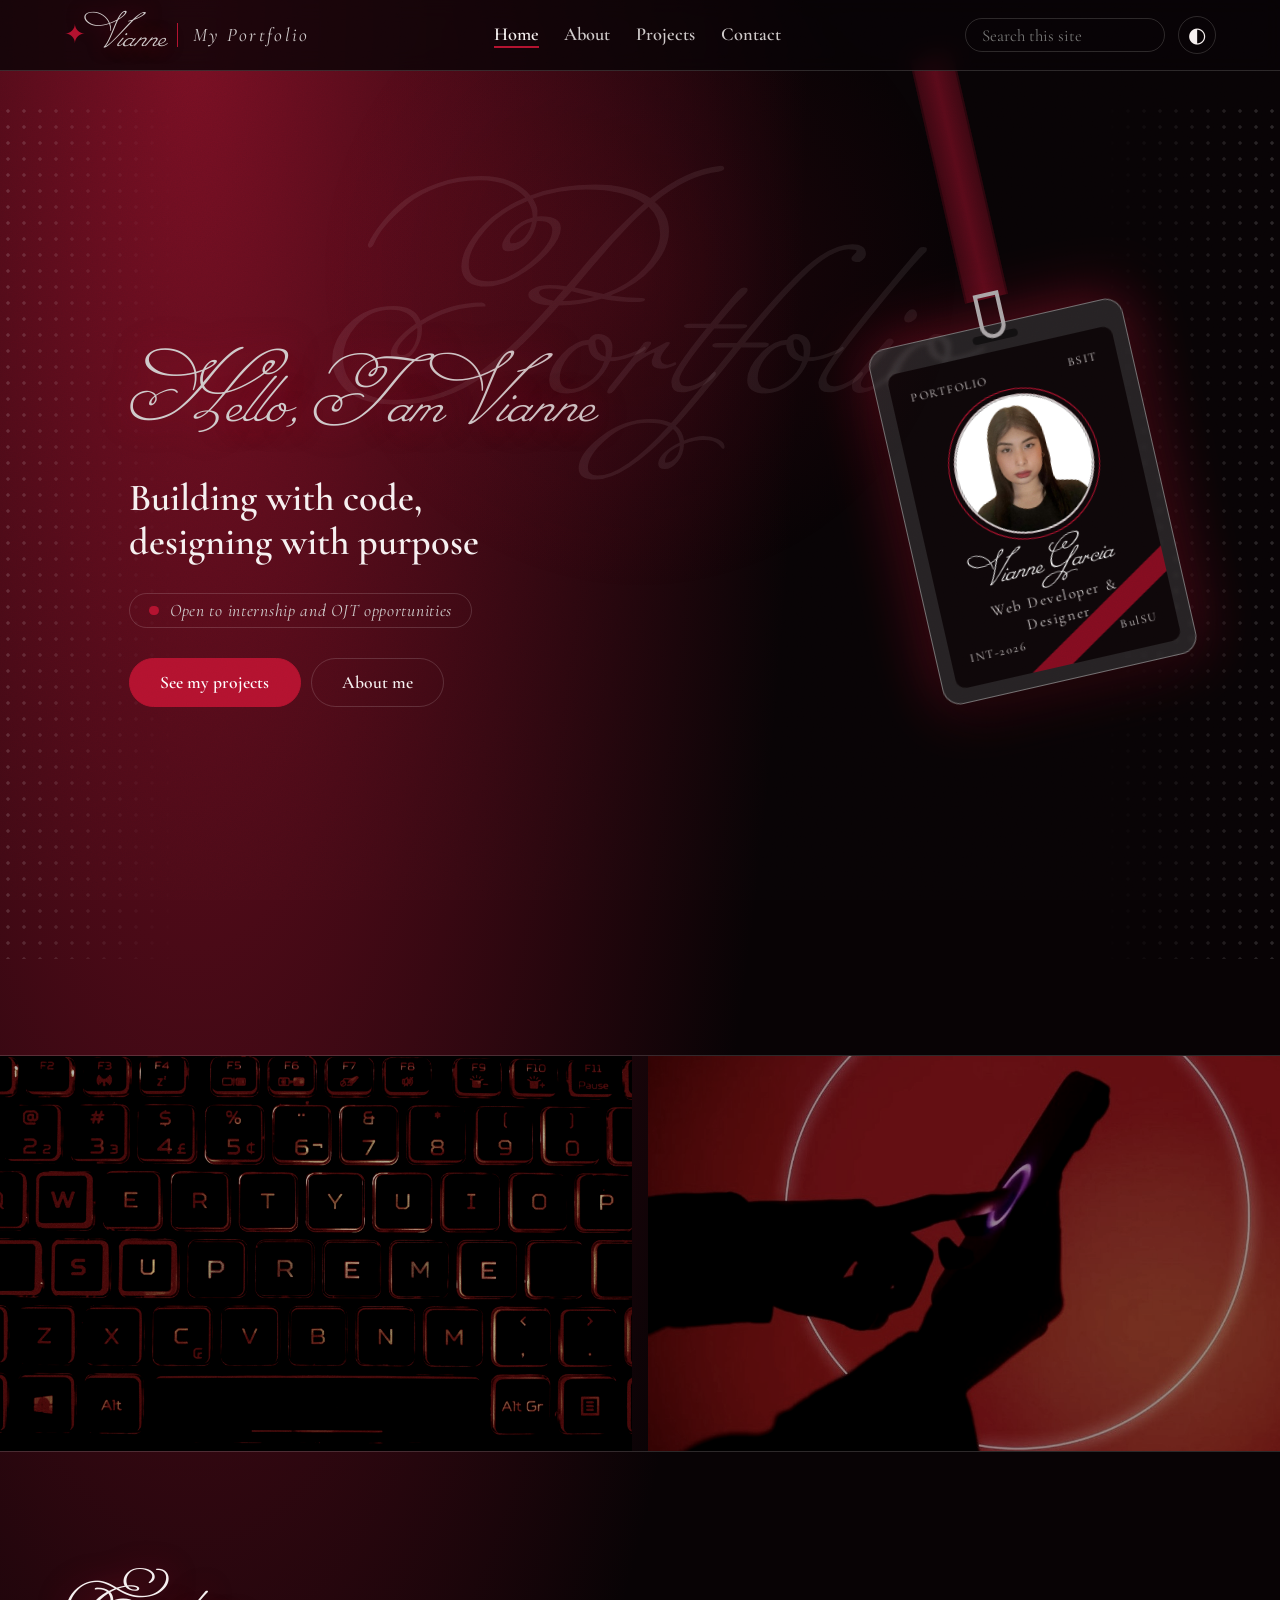
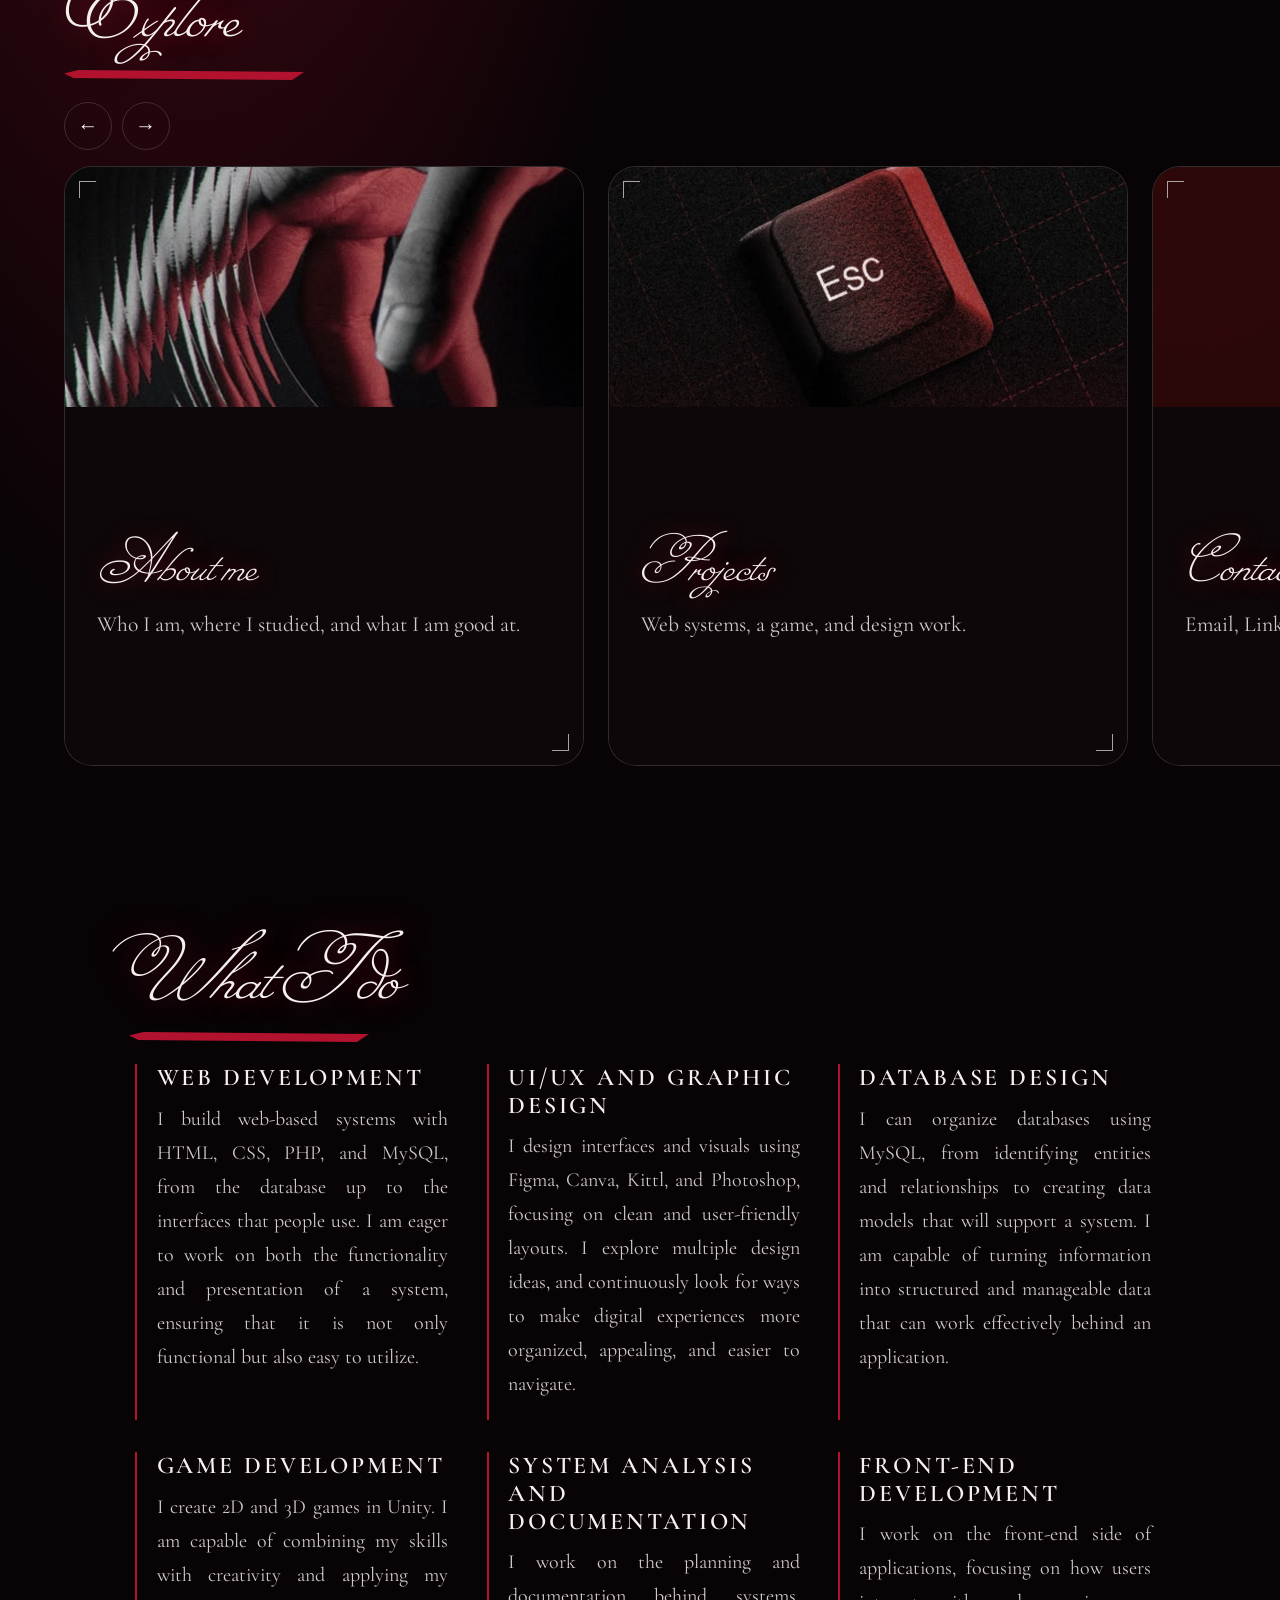
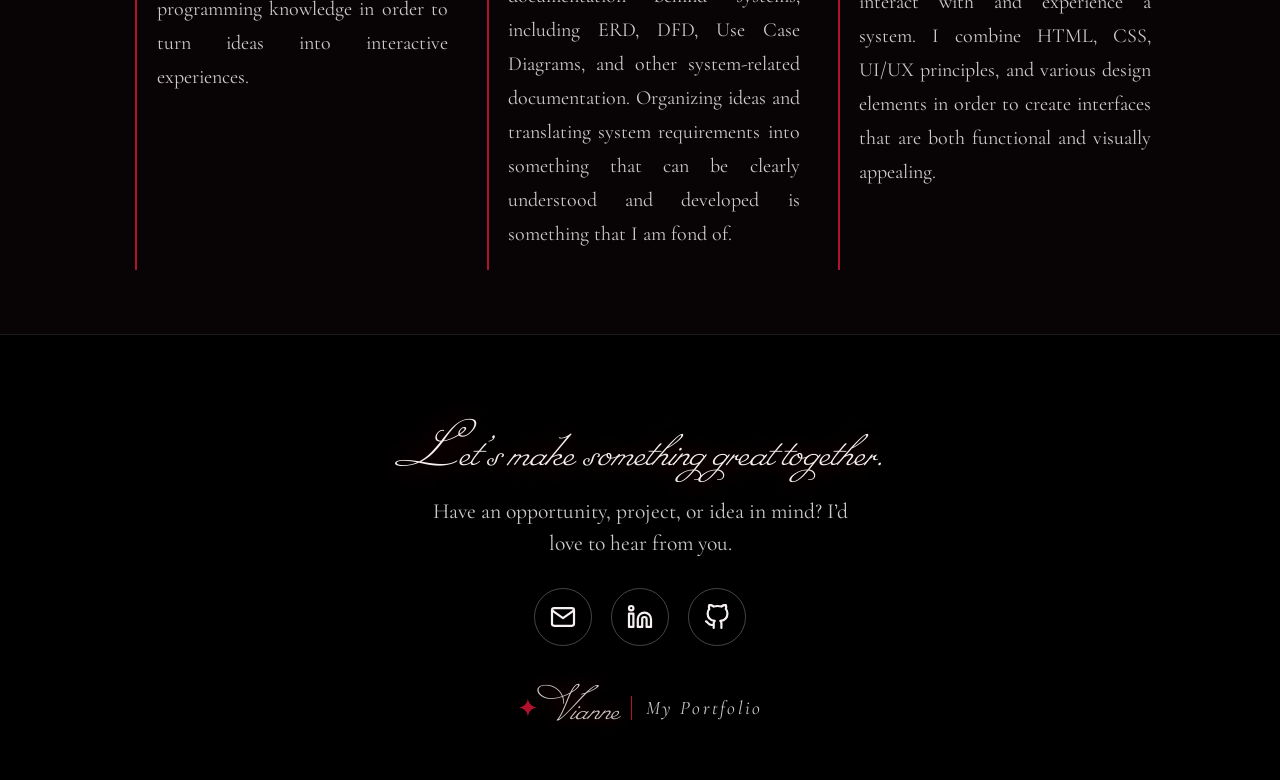
<file: index.html>
<!DOCTYPE html>
<html lang="en">
<head>
  <meta charset="UTF-8">
  <meta name="viewport" content="width=device-width,initial-scale=1">
  <title>Vianne | My Portfolio</title>
  <link rel="preconnect" href="https://fonts.googleapis.com">
  <link rel="preconnect" href="https://fonts.gstatic.com" crossorigin>
  <link href="https://fonts.googleapis.com/css2?family=Cormorant+Garamond:ital,wght@0,400;0,600;1,400&family=Miss+Fajardose&display=swap" rel="stylesheet">
  <link rel="stylesheet" href="style.css">
  <script>document.documentElement.classList.add('js');</script>
</head>
<body>

  <header class="nav">
    <a class="logo" href="index.html">
      <span class="lg-i" aria-hidden="true">✦</span>
      <span class="lg-n">Vianne</span>
      <span class="lg-p">My Portfolio</span>
    </a>
    <nav>
      <a class="on" href="index.html">Home</a>
      <a href="about.html">About</a>
      <a href="projects.html">Projects</a>
      <a href="contact.html">Contact</a>
    </nav>
    <div class="tools">
      <div class="search">
        <input id="q" type="search" placeholder="Search this site" aria-label="Search this site" autocomplete="off">
        <div class="results" id="res"></div>
      </div>
      <!-- light / dark switch: works with CSS only -->
      <input class="lm" type="checkbox" id="lm">
      <label class="theme" for="lm" title="Light / dark mode">◐</label>
    </div>
  </header>

  <main class="full">

    <!-- HERO -->
    <div class="wrap">
      <section class="hero">
        <span class="bg" aria-hidden="true">Portfolio</span>
        <div>
          <span class="hi">Hello, I am Vianne</span>
          <h1 data-words>Building with code, designing with purpose</h1>

          <!-- STATUS LINE: edit the wording to match what you are looking for -->
          <p class="status"><span class="dot" aria-hidden="true"></span>Open to internship and OJT opportunities</p>
          <a class="btn" href="projects.html">See my projects</a>
          <a class="btn ghost" href="about.html">About me</a>
        </div>

        <!-- hanging ID card: hover it, drag it -->
        <div class="idwrap">
          <div class="id" id="id">
            <div class="strap"></div>
            <div class="clip"></div>
            <div class="holder">
              <div class="idcard">
                <small><span>PORTFOLIO</span><span>BSIT</span></small>
                <div class="photo"><img src="images/profile.jpg" alt="" draggable="false"></div>
                <b>Vianne Garcia</b>
                Web Developer &amp; Designer
                <small><span>INT-2026</span><span>BulSU</span></small>
              </div>
            </div>
          </div>
        </div>
      </section>
    </div>

    <!-- MOVING GALLERY: landscape photos, two fill the screen width.
         The set is repeated twice so the loop never jumps. -->
    <div class="strip" aria-hidden="true">
      <div class="track">
        <div class="set">
          <div class="slide"><img src="images/gallery-1.jpg" alt=""></div>
          <div class="slide"><img src="images/gallery-2.jpg" alt=""></div>
          <div class="slide"><img src="images/gallery-3.jpg" alt=""></div>
          <div class="slide"><img src="images/gallery-4.jpg" alt=""></div>
        </div>
        <div class="set">
          <div class="slide"><img src="images/gallery-1.jpg" alt=""></div>
          <div class="slide"><img src="images/gallery-2.jpg" alt=""></div>
          <div class="slide"><img src="images/gallery-3.jpg" alt=""></div>
          <div class="slide"><img src="images/gallery-4.jpg" alt=""></div>
        </div>
      </div>
    </div>

    <!-- EXPLORE (scroll sideways) -->
    <div class="wrap wide">
      <section>
        <h2 class="rv">Explore</h2>
        <div class="arrows">
          <button onclick="document.getElementById('pcards').scrollBy({left:-560,behavior:'smooth'})" aria-label="Scroll left">←</button>
          <button onclick="document.getElementById('pcards').scrollBy({left:560,behavior:'smooth'})" aria-label="Scroll right">→</button>
        </div>
        <div class="pcards" id="pcards">

          <a class="pcard" href="about.html">
            <img src="images/home-about.jpg" alt="">
            <div>
              <h3>About me</h3>
              <p>Who I am, where I studied, and what I am good at.</p>
            </div>
          </a>

          <a class="pcard" href="projects.html">
            <img src="images/home-projects.jpg" alt="">
            <div>
              <h3>Projects</h3>
              <p>Web systems, a game, and design work.</p>
            </div>
          </a>

          <a class="pcard" href="contact.html">
            <img src="images/home-contact.jpg" alt="">
            <div>
              <h3>Contact</h3>
              <p>Email, LinkedIn, and GitHub.</p>
            </div>
          </a>

        </div>
      </section>
    </div>

        <!-- WHAT I DO -->
    <div class="wrap">
      <section>
        <h2 class="rv">What I do</h2>
        <div class="do">

          <div class="item rv">
            <h3>Web development</h3>
            <p>I build web-based systems with HTML, CSS, PHP, and MySQL, from the database up to the interfaces that people use. I am eager to work on both the functionality and presentation of a system, ensuring that it is not only functional but also easy to utilize.</p>
          </div>

          <div class="item rv">
            <h3>UI/UX and graphic design</h3>
            <p>I design interfaces and visuals using Figma, Canva, Kittl, and Photoshop, focusing on clean and user-friendly layouts. I explore multiple design ideas, and continuously look for ways to make digital experiences more organized, appealing, and easier to navigate.</p>
          </div>

          <div class="item rv">
            <h3>Database design</h3>
            <p>I can organize databases using MySQL, from identifying entities and relationships to creating data models that will support a system. I am capable of turning information into structured and manageable data that can work effectively behind an application.</p>
          </div>

          <div class="item rv">
            <h3>Game development</h3>
            <p>I create 2D and 3D games in Unity. I am capable of combining my skills with creativity and applying my programming knowledge in order to turn ideas into interactive experiences.</p>
          </div>

          <div class="item rv">
            <h3>System analysis and documentation</h3>
            <p>I work on the planning and documentation behind systems, including ERD, DFD, Use Case Diagrams, and other system-related documentation. Organizing ideas and translating system requirements into something that can be clearly understood and developed is something that I am fond of.</p>
          </div>

          <div class="item rv">
            <h3>Front-end development</h3>
            <p>I work on the front-end side of applications, focusing on how users interact with and experience a system. I combine HTML, CSS, UI/UX principles, and various design elements in order to create interfaces that are both functional and visually appealing.</p>
          </div>

        </div>
      </section>
    </div>

  </main>

  <footer>
    <p class="ft">Let's make something great together.</p>
    <p class="fs">Have an opportunity, project, or idea in mind? I’d love to hear from you.</p>
    <div class="icons">
      <a class="soc" href="mailto:vianne05garcia@gmail.com" aria-label="Email"><i class="ic ic-mail"></i></a>
      <a class="soc" href="https://www.linkedin.com/in/viannegrca014/" aria-label="LinkedIn"><i class="ic ic-in"></i></a>
      <a class="soc" href="https://github.com/viagrcia" aria-label="GitHub"><i class="ic ic-gh"></i></a>
    </div>
    <p class="fl">
      <span class="lg-i" aria-hidden="true">✦</span>
      <span class="lg-n">Vianne</span>
      <span class="lg-p">My Portfolio</span>
    </p>
  </footer>

  <script src="script.js"></script>
</body>
</html>
</file>
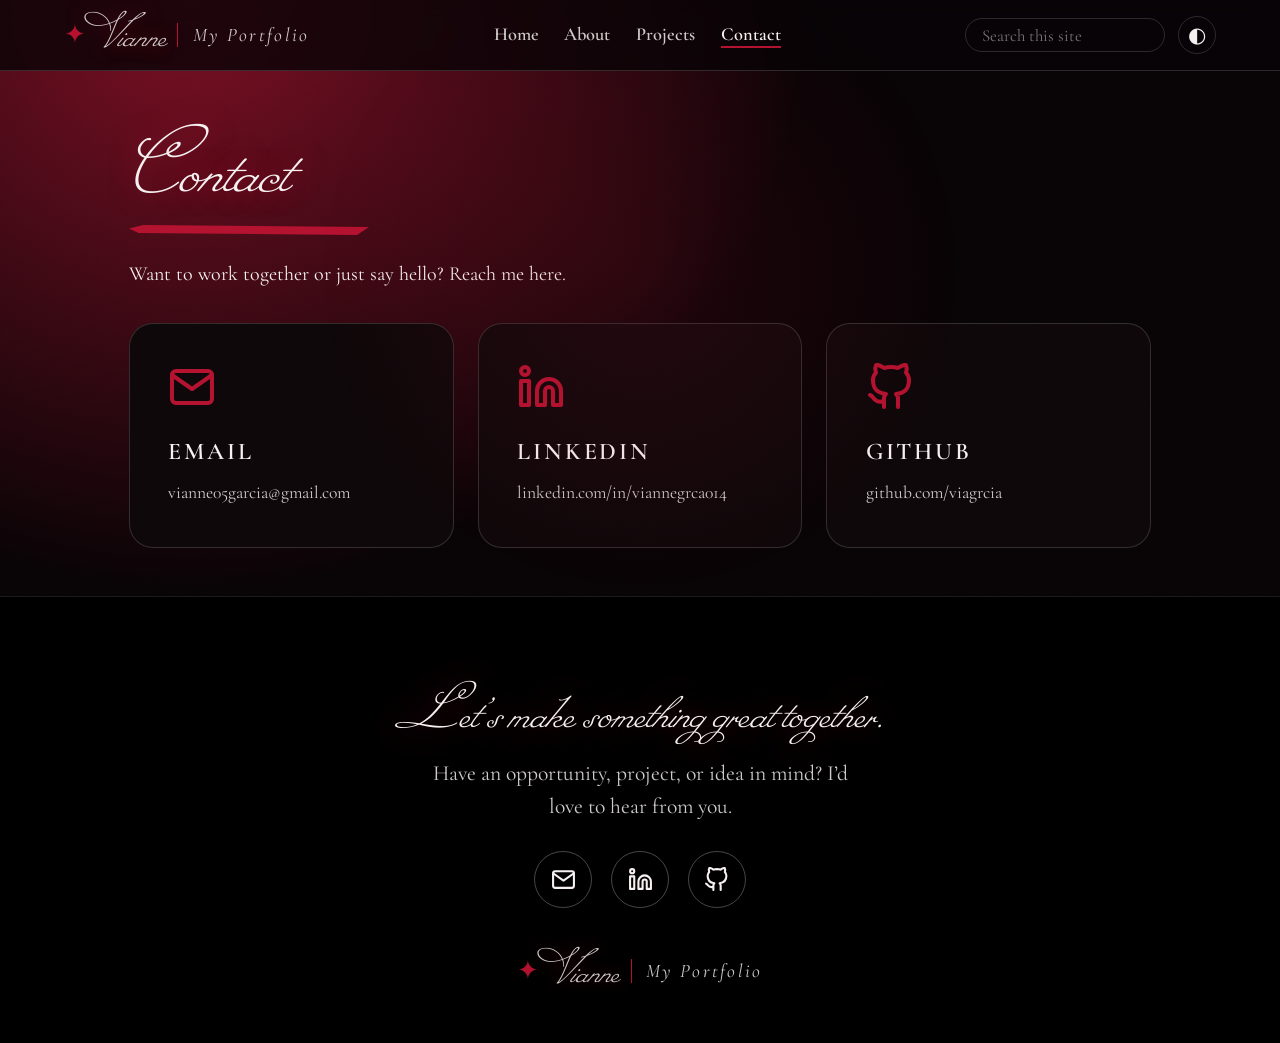
<file: contact.html>
<!DOCTYPE html>
<html lang="en">
<head>
  <meta charset="UTF-8">
  <meta name="viewport" content="width=device-width,initial-scale=1">
  <title>Contact | Vianne | My Portfolio</title>
  <link rel="preconnect" href="https://fonts.googleapis.com">
  <link rel="preconnect" href="https://fonts.gstatic.com" crossorigin>
  <link href="https://fonts.googleapis.com/css2?family=Cormorant+Garamond:ital,wght@0,400;0,600;1,400&family=Miss+Fajardose&display=swap" rel="stylesheet">
  <link rel="stylesheet" href="style.css">
  <script>document.documentElement.classList.add('js');</script>
</head>
<body>

  <header class="nav">
    <a class="logo" href="index.html">
      <span class="lg-i" aria-hidden="true">✦</span>
      <span class="lg-n">Vianne</span>
      <span class="lg-p">My Portfolio</span>
    </a>
    <nav>
      <a href="index.html">Home</a>
      <a href="about.html">About</a>
      <a href="projects.html">Projects</a>
      <a class="on" href="contact.html">Contact</a>
    </nav>
    <div class="tools">
      <div class="search">
        <input id="q" type="search" placeholder="Search this site" aria-label="Search this site" autocomplete="off">
        <div class="results" id="res"></div>
      </div>
      <input class="lm" type="checkbox" id="lm">
      <label class="theme" for="lm" title="Light / dark mode">◐</label>
    </div>
  </header>

  <main>
    <h2 class="rv">Contact</h2>
    <p class="rv">Want to work together or just say hello? Reach me here.</p>

    <div class="contact">
      <a class="rv" href="mailto:vianne05garcia@gmail.com">
        <i class="ic ic-mail"></i>
        <h3>Email</h3>
        <small>vianne05garcia@gmail.com</small>
      </a>
      <a class="rv" href="https://www.linkedin.com/in/viannegrca014/">
        <i class="ic ic-in"></i>
        <h3>LinkedIn</h3>
        <small>linkedin.com/in/viannegrca014</small>
      </a>
      <a class="rv" href="https://github.com/viagrcia">
        <i class="ic ic-gh"></i>
        <h3>GitHub</h3>
        <small>github.com/viagrcia</small>
      </a>
    </div>
  </main>

  <footer>
    <p class="ft">Let's make something great together.</p>
    <p class="fs">Have an opportunity, project, or idea in mind? I’d love to hear from you.</p>
    <div class="icons">
      <a class="soc" href="mailto:vianne05garcia@gmail.com" aria-label="Email"><i class="ic ic-mail"></i></a>
      <a class="soc" href="https://www.linkedin.com/in/viannegrca014/" aria-label="LinkedIn"><i class="ic ic-in"></i></a>
      <a class="soc" href="https://github.com/viagrcia" aria-label="GitHub"><i class="ic ic-gh"></i></a>
    </div>
    <p class="fl">
      <span class="lg-i" aria-hidden="true">✦</span>
      <span class="lg-n">Vianne</span>
      <span class="lg-p">My Portfolio</span>
    </p>
  </footer>

  <script src="script.js"></script>
</body>
</html>
</file>
<file: style.css>
/* ==========================================================
   1. COLORS AND FONTS
   Dark mode is the default. Light mode is switched on by the
   ◐ button and only overrides the variables below.
   ========================================================== */
:root {
  --ink: #080305;       /* page background */
  --blk: #0e0709;       /* cards and panels */
  --wine: #5a0a1a;      /* deep burgundy */
  --red: #b3122f;       /* crimson accent */
  --silver: #cfcaca;    /* secondary text */
  --ivory: #f6f0f0;     /* main text */
  --line: #ffffff26;    /* thin borders */
  --nav-bg: #080305cc;  /* navigation bar */
  --glow: #b3122f99;    /* red glow */

  --script: 'Miss Fajardose', cursive;   /* calligraphy: titles */
  --serif: 'Cormorant Garamond', serif;  /* everything else */
}

/* LIGHT MODE (when the ◐ checkbox is ticked) */
:root:has(#lm:checked) {
  --ink: #f7eeee;
  --blk: #ffffff;
  --silver: #5c4a4e;
  --ivory: #2a0a12;
  --line: #5a0a1a33;
  --nav-bg: #f7eeeecc;
  --glow: #b3122f44;
}


/* ==========================================================
   2. BASE / RESET
   ========================================================== */
* {
  margin: 0;
  padding: 0;
  box-sizing: border-box;
}

html {
  scroll-behavior: smooth;
}

::selection {
  background: var(--red);
  color: #fff;
}

body {
  background:
    radial-gradient(ellipse at 15% 0, #7a0f24, transparent 40%) no-repeat,
    var(--ink);
  color: var(--ivory);
  font: 1.25rem/1.7 var(--serif);
  min-height: 100vh;
  overflow-x: hidden;
  transition: opacity 0.3s, background-color 0.4s, color 0.4s;
}

:root:has(#lm:checked) body {
  background:
    radial-gradient(ellipse at 15% 0, #e7b3bd, transparent 40%) no-repeat,
    var(--ink);
}

body.out {
  opacity: 0;
}

a {
  color: inherit;
}

img {
  max-width: 100%;
  display: block;
}


/* ==========================================================
   3. GRUNGE LAYERS
   - film grain over the whole site (delete body::after to remove)
   - red spotlight that follows the mouse (JS sets --mx/--my)
   - red scroll bar at the very top (JS creates .bar)
   ========================================================== */
body::after {
  content: '';
  position: fixed;
  inset: 0;
  z-index: 60;
  pointer-events: none;
  opacity: 0.09;
  mix-blend-mode: overlay;
  background-image: url("data:image/svg+xml,%3Csvg xmlns='http://www.w3.org/2000/svg' width='200' height='200'%3E%3Cfilter id='n'%3E%3CfeTurbulence type='fractalNoise' baseFrequency='.8' numOctaves='2' stitchTiles='stitch'/%3E%3C/filter%3E%3Crect width='100%25' height='100%25' filter='url(%23n)'/%3E%3C/svg%3E");
}

body::before {
  content: '';
  position: fixed;
  inset: 0;
  z-index: 1;
  pointer-events: none;
  background: radial-gradient(circle 320px at var(--mx, 50%) var(--my, 30%), #b3122f22, transparent);
}

.bar {
  position: fixed;
  top: 0;
  left: 0;
  right: 0;
  height: 3px;
  z-index: 70;
  background: var(--red);
  transform: scaleX(0);
  transform-origin: left;
}


/* ==========================================================
   4. HEADINGS
   h2 = calligraphy with a red brush stroke underneath.
   h1 and h3 = serif.
   ========================================================== */
h1,
h3 {
  font-family: var(--serif);
  font-weight: 600;
  line-height: 1.15;
}

h1 {
  font-size: clamp(1.8rem, 3vw, 2.6rem);
}

h2 {
  font: 400 clamp(3.6rem, 8vw, 6rem) / 1.05 var(--script);
  margin-bottom: 1.4rem;
  text-shadow: 0 0 26px var(--glow);
}

h2::after {
  content: '';
  display: block;
  width: min(240px, 50%);
  height: 10px;
  margin-top: 0.3rem;
  background: var(--red);
  clip-path: polygon(0 35%, 6% 0, 100% 20%, 95% 100%, 4% 80%);
  transform-origin: left;
  transition: transform 0.9s 0.4s cubic-bezier(.2, .7, .2, 1);
}

.js h2.rv:not(.show)::after {
  transform: scaleX(0);
}

.end h2::after {
  margin-inline: auto;
}

h3 {
  font-size: 1.5rem;
  letter-spacing: 0.12em;
  text-transform: uppercase;
  margin-bottom: 0.6rem;
}


/* ==========================================================
   5. NAVIGATION BAR, LOGO, SEARCH, THEME BUTTON
   ========================================================== */
.nav {
  display: flex;
  flex-wrap: wrap;
  justify-content: space-between;
  align-items: center;
  gap: 0.6rem 1.5rem;
  padding: 0.7rem 5vw;
  position: sticky;
  top: 0;
  z-index: 20;
  background: var(--nav-bg);
  backdrop-filter: blur(10px);
  border-bottom: 1px solid var(--line);
}

.logo {
  display: flex;
  align-items: center;
  gap: 0.7rem;
  text-decoration: none;
}

/* the moving star (also used in the footer) */
.lg-i {
  font-size: 1.6rem;
  color: var(--red);
  animation: spin 8s linear infinite;
}

.lg-n {
  font: 3rem/1 var(--script);
  color: var(--silver);
  text-shadow: 0 0 18px var(--glow);
}

.lg-p {
  font: italic 1.2rem var(--serif);
  letter-spacing: 0.12em;
  color: var(--silver);
  padding-left: 0.9rem;
  border-left: 1px solid var(--red);
}

.nav nav {
  display: flex;
  gap: 1.6rem;
  font: 600 1.15rem var(--serif);
}

.nav nav a {
  text-decoration: none;
  color: var(--silver);
  background: linear-gradient(var(--red), var(--red)) 0 100% / 0 2px no-repeat;
  padding-bottom: 3px;
  transition: 0.3s;
}

.nav nav a:hover,
.nav nav a.on {
  color: var(--ivory);
  background-size: 100% 2px;
}

.tools {
  display: flex;
  align-items: center;
  gap: 0.8rem;
}

.search {
  position: relative;
}

.search input {
  font: 1.05rem var(--serif);
  width: 200px;
  padding: 0.35rem 1rem;
  border-radius: 999px;
  border: 1px solid var(--line);
  background: transparent;
  color: var(--ivory);
  transition: width 0.3s, border-color 0.3s;
}

.search input:focus {
  width: 280px;
  border-color: var(--red);
  outline: none;
}

.results {
  display: none;
  position: absolute;
  top: 120%;
  right: 0;
  width: 320px;
  max-height: 60vh;
  overflow-y: auto;
  background: var(--blk);
  border: 1px solid var(--line);
  border-radius: 16px;
  padding: 0.4rem;
}

.results.on {
  display: block;
}

.results a {
  display: block;
  padding: 0.5rem 0.8rem;
  border-radius: 10px;
  text-decoration: none;
  line-height: 1.3;
}

.results a:hover {
  background: var(--wine);
  color: #fff;
}

.results small {
  display: block;
  color: var(--silver);
  font-style: italic;
}

.results p {
  padding: 0.5rem 0.8rem;
  color: var(--silver);
}

/* light / dark switch: hidden checkbox + the ◐ label */
.lm {
  position: absolute;
  opacity: 0;
  width: 0;
  height: 0;
}

.theme {
  display: grid;
  place-items: center;
  font-size: 1.3rem;
  width: 2.4rem;
  height: 2.4rem;
  border-radius: 50%;
  border: 1px solid var(--line);
  color: var(--ivory);
  cursor: pointer;
  transition: 0.4s;
}

.theme:hover {
  background: var(--red);
  color: #fff;
  transform: rotate(180deg);
}

.lm:focus-visible + .theme {
  outline: 2px solid var(--red);
  outline-offset: 3px;
}


/* ==========================================================
   6. ICONS (email, LinkedIn, GitHub)
   ========================================================== */
.ic {
  display: inline-block;
  width: 1.6rem;
  height: 1.6rem;
  background: currentColor;
  -webkit-mask: var(--i) center / contain no-repeat;
  mask: var(--i) center / contain no-repeat;
}

.ic-mail {
  --i: url("data:image/svg+xml,%3Csvg xmlns='http://www.w3.org/2000/svg' viewBox='0 0 24 24' fill='none' stroke='black' stroke-width='2' stroke-linecap='round' stroke-linejoin='round'%3E%3Cpath d='M4 4h16a2 2 0 0 1 2 2v12a2 2 0 0 1-2 2H4a2 2 0 0 1-2-2V6a2 2 0 0 1 2-2z'/%3E%3Cpath d='m22 6-10 7L2 6'/%3E%3C/svg%3E");
}

.ic-in {
  --i: url("data:image/svg+xml,%3Csvg xmlns='http://www.w3.org/2000/svg' viewBox='0 0 24 24' fill='none' stroke='black' stroke-width='2' stroke-linecap='round' stroke-linejoin='round'%3E%3Cpath d='M16 8a6 6 0 0 1 6 6v7h-4v-7a2 2 0 0 0-2-2 2 2 0 0 0-2 2v7h-4v-7a6 6 0 0 1 6-6z'/%3E%3Crect x='2' y='9' width='4' height='12'/%3E%3Ccircle cx='4' cy='4' r='2'/%3E%3C/svg%3E");
}

.ic-gh {
  --i: url("data:image/svg+xml,%3Csvg xmlns='http://www.w3.org/2000/svg' viewBox='0 0 24 24' fill='none' stroke='black' stroke-width='2' stroke-linecap='round' stroke-linejoin='round'%3E%3Cpath d='M9 19c-5 1.5-5-2.5-7-3m14 6v-3.87a3.37 3.37 0 0 0-.94-2.61c3.14-.35 6.44-1.54 6.44-7A5.44 5.44 0 0 0 20 4.77 5.07 5.07 0 0 0 19.91 1S18.73.65 16 2.48a13.38 13.38 0 0 0-7 0C6.27.65 5.09 1 5.09 1A5.07 5.07 0 0 0 5 4.77a5.44 5.44 0 0 0-1.5 3.78c0 5.42 3.3 6.61 6.44 7A3.37 3.37 0 0 0 9 18.13V22'/%3E%3C/svg%3E");
}


/* ==========================================================
   7. PAGE LAYOUT
   ========================================================== */
main {
  max-width: 1150px;
  margin: auto;
  padding: 3rem 5vw;
}

main.full {
  max-width: none;
  padding: 0;
}

.wrap {
  max-width: 1150px;
  margin: auto;
  padding: 4rem 5vw;
}

.wrap.wide {
  max-width: none;
  padding-inline: 0;
}

.wrap.wide > section > h2 {
  padding-inline: 5vw;
}


/* ==========================================================
   8. HOME: HERO
   ========================================================== */
.hero {
  position: relative;
  display: grid;
  grid-template-columns: 1.25fr 1fr;
  gap: 2rem;
  align-items: start;
  min-height: 88vh;
}

/* polka dots: only at the left and right EDGES of the screen */
.hero::before {
  content: '';
  position: absolute;
  top: -2rem;
  bottom: -2rem;
  left: 50%;
  width: 100vw;
  transform: translateX(-50%);
  background: radial-gradient(var(--line) 1.4px, transparent 2px) 0 0 / 16px 16px;
  -webkit-mask: linear-gradient(90deg, #000, transparent 14%, transparent 86%, #000);
  mask: linear-gradient(90deg, #000, transparent 14%, transparent 86%, #000);
  pointer-events: none;
}

.bg {
  position: absolute;
  left: 50%;
  top: 4%;
  transform: translateX(-50%);
  font: clamp(7rem, 24vw, 20rem) / 1 var(--script);
  color: var(--line);
  opacity: 0.5;
  white-space: nowrap;
  pointer-events: none;
}

.hero > div:first-of-type {
  align-self: center;
  position: relative;
}

.hi {
  display: block;
  font: clamp(3.2rem, 7.5vw, 6.4rem) / 1 var(--script);
  color: var(--silver);
  white-space: nowrap;
  margin-bottom: 0.3em;
  text-shadow: 0 0 30px var(--glow);
  animation: glitch 6s infinite;
}

.hero h1 {
  margin-bottom: 1.8rem;
  max-width: 24ch;
}


/* ==========================================================
   9. HANGING ID CARD
   Without JS: it sways by itself and swings harder on hover.
   With JS: script.js takes over with real pendulum physics.
   ========================================================== */
.idwrap {
  justify-self: center;
  height: 680px;
  width: 300px;
  position: relative;
}

.id {
  position: absolute;
  top: -80px;
  left: 50%;
  margin-left: -130px;
  width: 260px;
  transform-origin: 50% 0;
  cursor: grab;
  touch-action: pan-y;
  user-select: none;
  animation: sway 5s ease-in-out infinite;
}

.id:hover {
  animation: swing 1.4s ease-in-out infinite;
}

.id:active {
  cursor: grabbing;
}

/* once script.js is running, the CSS animation steps aside */
html[data-ok] .id,
html[data-ok] .id:hover {
  animation: none;
}

.strap {
  width: 44px;
  height: 250px;
  margin: 0 auto;
  background: linear-gradient(90deg, #3d0712, var(--wine), #3d0712);
  border-inline: 2px solid #00000055;
}

.clip {
  width: 26px;
  height: 46px;
  margin: -6px auto 0;
  border: 4px solid #a9a4a6;
  border-radius: 0 0 14px 14px;
  position: relative;
  z-index: 2;
}

.holder {
  margin-top: -14px;
  padding: 26px 14px 14px;
  border-radius: 18px;
  background: #ffffff1f;
  border: 1px solid #ffffff59;
  backdrop-filter: blur(2px);
  box-shadow: 0 30px 60px #00000099, 0 0 60px var(--glow);
  position: relative;
}

.holder::before {
  content: '';
  position: absolute;
  top: 8px;
  left: 50%;
  width: 46px;
  height: 8px;
  margin-left: -23px;
  border-radius: 8px;
  background: #00000088;
}

.idcard {
  background: #0e0709;
  color: #cfcaca;
  border-radius: 10px;
  padding: 1.2rem;
  text-align: center;
  font: 0.95rem/1.4 var(--serif);
  letter-spacing: 0.1em;
  position: relative;
  overflow: hidden;
}

.idcard .photo {
  width: 140px;
  height: 140px;
  margin: 0.6rem auto;
  border-radius: 50%;
  border: 2px solid var(--silver);
  overflow: hidden;
  box-shadow: 0 0 0 5px #0e0709, 0 0 0 6px var(--red);
}

.photo img {
  width: 100%;
  height: 100%;
  object-fit: cover;
  object-position: center top;
}

/* full name in calligraphy */
.idcard b {
  display: block;
  font: 400 2.7rem/1 var(--script);
  color: #fff;
  letter-spacing: 0;
  margin: 0.4rem 0 0.3rem;
}

.idcard small {
  display: flex;
  justify-content: space-between;
  font-size: 0.75rem;
}

.idcard::after {
  content: '';
  position: absolute;
  right: -30px;
  bottom: 28px;
  width: 200px;
  height: 22px;
  background: #d0102f99;
  transform: rotate(-32deg);
}


/* ==========================================================
   10. BUTTONS
   ========================================================== */
.btn {
  display: inline-block;
  font: 600 1.1rem var(--serif);
  padding: 0.8rem 1.9rem;
  border-radius: 999px;
  background: var(--red);
  border: 1px solid var(--red);
  color: #fff;
  text-decoration: none;
  cursor: pointer;
  transition: 0.25s;
  margin: 0.3rem 0.3rem 0.3rem 0;
}

.btn:hover {
  background: var(--ink);
  border-color: var(--silver);
  color: var(--ivory);
  transform: translateY(-3px) rotate(-1deg);
}

.btn.ghost {
  background: transparent;
  border-color: var(--line);
  color: var(--ivory);
}

.btn.ghost:hover {
  background: var(--silver);
  color: var(--ink);
}


/* ==========================================================
   11. HOME: MOVING GALLERY (landscape, full screen width)
   Each photo is half the screen wide, so two fill the view.
   Speed: change 60s. Photo shape: change 16 / 10.
   ========================================================== */
.strip {
  overflow: hidden;
  margin: 4rem 0 3rem;
  border-block: 1px solid var(--line);
}

.track {
  display: flex;
  width: max-content;
  animation: m 60s linear infinite;
}

.track:hover {
  animation-play-state: paused;
}

.set {
  display: flex;
  gap: 1rem;
  padding-right: 1rem;
}

.slide {
  flex: none;
  width: calc(50vw - 0.5rem);
  aspect-ratio: 16 / 10;
  background: var(--wine);
  overflow: hidden;
}

.slide img {
  width: 100%;
  height: 100%;
  object-fit: cover;
  filter: grayscale(0.6) contrast(1.1);
  transition: filter 0.5s, transform 0.8s;
}

.slide:hover img {
  filter: none;
  transform: scale(1.04);
}


/* ==========================================================
   12. HOME: EXPLORE CARDS (scroll sideways)
   ========================================================== */
.pcards {
  display: flex;
  gap: 1.5rem;
  padding: 1rem 5vw 2rem;
  overflow-x: auto;
  scroll-snap-type: x mandatory;
  scroll-padding-inline: 5vw;
  scrollbar-color: var(--red) transparent;
}

.pcard {
  position: relative;
  flex: 0 0 min(85vw, 520px);
  height: 600px;
  display: flex;
  flex-direction: column;
  scroll-snap-align: start;
  border-radius: 28px;
  overflow: hidden;
  text-decoration: none;
  background: var(--blk);
  transition: transform 0.4s, box-shadow 0.4s;
}

.pcard:hover {
  transform: translateY(-10px) rotate(-0.6deg);
  box-shadow: 0 25px 60px var(--glow);
}

.pcard img {
  flex: 0 0 40%;
  width: 100%;
  min-height: 0;
  object-fit: cover;
  background: linear-gradient(160deg, var(--red), var(--ink));
  filter: grayscale(0.5);
  transition: transform 0.7s, filter 0.5s;
}

.pcard:hover img {
  transform: scale(1.05);
  filter: none;
}

.pcard div {
  flex: 1;
  padding: 2rem;
  display: flex;
  flex-direction: column;
  justify-content: center;
  background: var(--blk);
}

.pcard h3 {
  font: 400 4.2rem / 1 var(--script);
  letter-spacing: 0;
  text-transform: none;
  text-shadow: 0 0 20px var(--glow);
}

.pcard p {
  color: var(--silver);
  font-size: 1.35rem;
  line-height: 1.5;
}

.arrows {
  display: flex;
  gap: 0.6rem;
  padding: 0 5vw;
}

.arrows button {
  width: 3rem;
  height: 3rem;
  border-radius: 50%;
  border: 1px solid var(--line);
  background: transparent;
  color: var(--ivory);
  font-size: 1.3rem;
  cursor: pointer;
  transition: 0.25s;
}

.arrows button:hover {
  background: var(--red);
  color: #fff;
}


/* ==========================================================
   13. HOME: WHAT I DO
   The paragraphs are justified. "hyphens: auto" lets long words
   break at the line end, so the narrow columns do not leave big
   gaps between words.
   ========================================================== */
.do {
  display: grid;
  grid-template-columns: repeat(3, 1fr);
  gap: 2rem;
}

.do .item p {
  color: var(--silver);
  text-align: justify;
  text-justify: inter-word;
  -webkit-hyphens: auto;
  hyphens: auto;
}

.end {
  text-align: center;
}

.end p {
  color: var(--silver);
}


/* ==========================================================
   14. CORNER BRACKETS
   ========================================================== */
.pcard,
.card {
  border: 1px solid var(--line);
}

.card {
  position: relative;
}

.pcard::before,
.card::before,
.pcard::after,
.card::after {
  content: '';
  position: absolute;
  z-index: 2;
  width: 16px;
  height: 16px;
  border: 1px solid var(--silver);
  opacity: 0.8;
  transition: 0.3s;
  pointer-events: none;
}

.pcard::before,
.card::before {
  top: 14px;
  left: 14px;
  border-right: 0;
  border-bottom: 0;
}

.pcard::after,
.card::after {
  bottom: 14px;
  right: 14px;
  border-left: 0;
  border-top: 0;
}

.pcard:hover::before,
.pcard:hover::after,
.card:hover::before,
.card:hover::after {
  width: 34px;
  height: 34px;
}


/* ==========================================================
   15. TABS (pure CSS)
   The hidden radio buttons decide which panel is visible.
   If you rename a tab, change its id in 3 places:
   the input, the label's "for", and the rules below.
   ========================================================== */
.tabs {
  margin-top: 4rem;
}

.tabs > input {
  position: absolute;
  opacity: 0;
  pointer-events: none;
}

.chips {
  display: flex;
  flex-wrap: wrap;
  gap: 0.6rem;
  margin: 1rem 0;
}

.chip {
  display: inline-block;
  font: 600 1.05rem var(--serif);
  padding: 0.4rem 1.3rem;
  border-radius: 999px;
  border: 1px solid var(--line);
  background: transparent;
  color: var(--silver);
  cursor: pointer;
  user-select: none;
  transition: 0.25s;
}

.chip:hover {
  border-color: var(--silver);
  transform: translateY(-2px);
}

/* selected tab button */
#t-edu:checked ~ .chips [for="t-edu"],
#t-exp:checked ~ .chips [for="t-exp"],
#t-ski:checked ~ .chips [for="t-ski"],
#t-blog:checked ~ .chips [for="t-blog"] {
  background: var(--red);
  border-color: var(--red);
  color: #fff;
}

.panel {
  display: none;
}

/* visible panel */
#t-edu:checked ~ #tabs #edu,
#t-exp:checked ~ #tabs #exp,
#t-ski:checked ~ #tabs #ski,
#t-blog:checked ~ #tabs #blog {
  display: block;
  animation: in 0.5s;
}

.panel p {
  margin-bottom: 1.2rem;
  max-width: 68ch;
  text-align: justify;
}

/* Journal: text on the left, photo on the right */
#t-blog:checked ~ #tabs #blog {
  display: grid;
  grid-template-columns: 1fr 340px;
  gap: 3rem;
  align-items: start;
}

.jphoto {
  position: sticky;
  top: 6rem;
  border: 8px solid var(--blk);
  box-shadow: 0 20px 50px #00000077;
  transform: rotate(2deg);
  background: var(--wine);
}

.jphoto img {
  width: 100%;
  aspect-ratio: 3 / 4;
  object-fit: cover;
}


/* ==========================================================
   16. ABOUT PAGE + CLICKABLE PHOTO STACK
   Stack size: change 520px below.

   Each photo has data-pos (0 = front, 1 to 3 = behind).
   script.js changes data-pos on every click, and the rules
   below decide where each position sits. The class .fly makes
   the front photo slide away before it goes to the back.
   ========================================================== */
.about {
  display: grid;
  grid-template-columns: 1.1fr 1fr;
  gap: 4rem;
  align-items: center;
}

.about p {
  text-align: justify;
  margin-bottom: 1.6rem;
}

.about .hint {
  text-align: center;
}

.stack {
  position: relative;
  width: min(100%, 520px);
  aspect-ratio: 3 / 4;
  margin: 0 auto;
  cursor: pointer;
  user-select: none;
  -webkit-tap-highlight-color: transparent;
}

.sc {
  position: absolute;
  inset: 0;
  border-radius: 24px;
  overflow: hidden;
  border: 8px solid var(--blk);
  background: var(--wine);
  box-shadow: 0 15px 40px #00000066;
  transition: transform 0.6s cubic-bezier(.2, .7, .2, 1), opacity 0.6s;
}

.sc[data-pos="0"] {
  z-index: 4;
  transform: none;
  opacity: 1;
}

.sc[data-pos="1"] {
  z-index: 3;
  transform: translate(22px, -16px) rotate(3deg);
  opacity: 0.8;
}

.sc[data-pos="2"] {
  z-index: 2;
  transform: translate(44px, -32px) rotate(6deg);
  opacity: 0.55;
}

.sc[data-pos="3"] {
  z-index: 1;
  transform: translate(66px, -48px) rotate(9deg);
  opacity: 0.3;
}

/* the front photo slides away when clicked */
.sc.fly {
  transform: translate(115%, -8%) rotate(14deg);
  opacity: 0;
}

.sc img {
  width: 100%;
  height: 100%;
  object-fit: cover;
}

.hint {
  color: var(--silver);
  font-style: italic;
  font-size: 1rem;
  margin-top: 1.5rem;
}

.item {
  border-left: 2px solid var(--red);
  padding: 0 0 1.2rem 1.2rem;
  margin-left: 0.4rem;
}

.item b {
  font: 600 1.2rem var(--serif);
  color: var(--ivory);
}

.item small {
  display: block;
  font: italic 1.05rem var(--serif);
  color: var(--silver);
}

.item ul {
  margin: 0.4rem 0 0 1.2rem;
  color: var(--silver);
}

/* education entries: school logo on the left */
.item.edu {
  display: flex;
  gap: 1.2rem;
  align-items: flex-start;
  padding-bottom: 1.8rem;
}

.sl {
  flex: none;
  width: 76px;
  height: 76px;
  object-fit: contain;
  padding: 5px;
  border-radius: 50%;
  background: #fff;
  border: 1px solid var(--line);
}


/* ==========================================================
   17. PROJECTS PAGE
   ========================================================== */
.card {
  display: grid;
  grid-template-columns: 1.3fr 1fr;
  gap: 2rem;
  align-items: center;
  margin: 2rem 0;
  padding: 2.4rem;
  border-radius: 26px;
  background: var(--blk);
}

.card.one {
  display: block;
}

.card ul {
  margin: 0.6rem 0 1rem 1.2rem;
  color: var(--silver);
}

.tags {
  font: italic 1.05rem var(--serif);
  color: var(--silver);
}

.laptop {
  background: #050203;
  border: 8px solid #26262a;
  border-bottom-width: 18px;
  border-radius: 14px 14px 4px 4px;
  aspect-ratio: 16 / 10;
  overflow: hidden;
  box-shadow: 0 25px 60px #b3122f55;
  transition: transform 0.5s;
}

.laptop:hover {
  transform: perspective(900px) rotateX(5deg) scale(1.04);
}

.laptop img,
.laptop video {
  width: 100%;
  height: 100%;
  object-fit: cover;
}


/* ==========================================================
   18. DESIGN GALLERIES AND ENLARGED VIEW
   Masonry columns: every photo shows at its own natural size,
   so photos of different sizes all fit without cropping.
   .port = graphic design, .long = Figma
   ========================================================== */
.gallery {
  margin-top: 1.4rem;
  column-gap: 1.2rem;
}

.gallery.port {
  columns: 220px;
}

.gallery.long {
  columns: 340px;
}

.gallery a {
  display: block;
  margin-bottom: 1.2rem;
  break-inside: avoid;
}

.gallery img {
  width: 100%;
  height: auto;
  border-radius: 18px;
  cursor: zoom-in;
  background: var(--wine);
  transition: 0.35s;
}

.gallery img:hover {
  transform: scale(1.03) rotate(0.6deg);
  box-shadow: 0 10px 35px var(--glow);
}

#lb {
  position: fixed;
  inset: 0;
  background: #000e;
  display: none;
  align-items: center;
  justify-content: center;
  gap: 1.5rem;
  z-index: 80;
  cursor: zoom-out;
}

#lb.on {
  display: flex;
}

/* any photo size fits fully on screen */
#lb img {
  max-width: 80vw;
  max-height: 92vh;
  width: auto;
  height: auto;
  object-fit: contain;
  border-radius: 12px;
  animation: in 0.4s;
}

.lb-b {
  width: 3.4rem;
  height: 3.4rem;
  flex: none;
  border-radius: 50%;
  border: 1px solid #ffffff55;
  background: transparent;
  color: #fff;
  font-size: 1.5rem;
  cursor: pointer;
  transition: 0.25s;
}

.lb-b:hover {
  background: var(--red);
}


/* ==========================================================
   19. CONTACT PAGE
   ========================================================== */
.contact {
  display: grid;
  grid-template-columns: repeat(3, 1fr);
  gap: 1.5rem;
  margin-top: 2rem;
}

.contact a {
  display: block;
  padding: 2.4rem;
  border-radius: 24px;
  background: var(--blk);
  border: 1px solid var(--line);
  text-decoration: none;
  transition: 0.3s;
}

.contact a:hover {
  transform: translateY(-8px) rotate(-1deg);
  border-color: var(--red);
  box-shadow: 0 20px 50px var(--glow);
}

.contact .ic {
  width: 3rem;
  height: 3rem;
  color: var(--red);
  margin-bottom: 1rem;
}

.contact small {
  color: var(--silver);
  font-size: 1.1rem;
  word-break: break-all;
}


/* ==========================================================
   20. FOOTER: plain solid black, no gradient.
   z-index 2 keeps it above the red mouse glow (section 3),
   which is what made it look like a gradient before.
   .ft = calligraphy line, .fs = serif line underneath it
   ========================================================== */
footer {
  position: relative;
  z-index: 2;
  text-align: center;
  padding: 5rem 5vw 3rem;
  margin-top: 0;
  color: #cfcaca;
  font: 1.05rem var(--serif);
  background: #000;
  border-top: 1px solid #ffffff1a;
}

.ft {
  font: 400 clamp(2.6rem, 6vw, 4rem) / 1.1 var(--script);
  color: #f6f0f0;
  text-shadow: 0 0 30px #b3122f99;
  margin-bottom: 0.6rem;
}

.fs {
  font: 1.35rem/1.5 var(--serif);
  color: #cfcaca;
  max-width: 44ch;
  margin: 0 auto 1.8rem;
}

.icons {
  display: flex;
  justify-content: center;
  gap: 1.2rem;
  margin-bottom: 2.4rem;
}

.soc {
  display: grid;
  place-items: center;
  width: 3.6rem;
  height: 3.6rem;
  border-radius: 50%;
  border: 1px solid #ffffff44;
  color: #f6f0f0;
  transition: 0.35s;
}

.soc:hover {
  background: var(--red);
  border-color: var(--red);
  transform: translateY(-6px) rotate(-8deg);
  box-shadow: 0 10px 30px #b3122f99;
}

/* footer title: ✦ Vianne | My Portfolio */
.fl {
  display: flex;
  justify-content: center;
  align-items: center;
  gap: 0.7rem;
}

footer .lg-n,
footer .lg-p {
  color: #cfcaca;
}


/* ==========================================================
   21. ANIMATIONS AND TEXT TRANSITIONS
   ========================================================== */
@keyframes in {
  from {
    opacity: 0;
    transform: translateY(14px);
  }
}

@keyframes m {
  to {
    transform: translateX(-50%);
  }
}

@keyframes spin {
  to {
    transform: rotate(360deg);
  }
}

/* ID card without JS: idle sway and hover swing */
@keyframes sway {
  0%, 100% {
    transform: rotate(-4deg);
  }
  50% {
    transform: rotate(4deg);
  }
}

@keyframes swing {
  0%, 100% {
    transform: rotate(-16deg);
  }
  50% {
    transform: rotate(16deg);
  }
}

@keyframes glitch {
  0%, 92%, 100% {
    text-shadow: 0 0 30px var(--glow);
    transform: none;
  }
  94% {
    text-shadow: 4px 0 #ff2a4d, -4px 0 #4de1ff;
    transform: translateX(3px);
  }
  96% {
    text-shadow: -4px 0 #ff2a4d, 4px 0 #4de1ff;
    transform: translateX(-3px);
  }
}

/* hero title: words rise in one by one */
.w {
  display: inline-block;
  opacity: 0;
  transform: translateY(0.6em);
  filter: blur(6px);
  animation: word 0.7s forwards;
}

@keyframes word {
  to {
    opacity: 1;
    transform: none;
    filter: none;
  }
}

/* scroll reveal: hidden until JS adds .show */
.js .rv {
  opacity: 0;
  transform: translateY(28px);
  filter: blur(5px);
  transition: opacity 0.9s, transform 0.9s cubic-bezier(.2, .7, .2, 1), filter 0.9s;
}

.js .rv.show {
  opacity: 1;
  transform: none;
  filter: none;
}

/* safety net: if script.js fails, show everything after 1.5s */
.js:not([data-ok]) .rv {
  animation: safe 0.01s 1.5s forwards;
}

@keyframes safe {
  to {
    opacity: 1;
    transform: none;
    filter: none;
  }
}


/* ==========================================================
   22. ACCESSIBILITY
   ========================================================== */
:focus-visible {
  outline: 2px solid var(--red);
  outline-offset: 3px;
}

@media (prefers-reduced-motion: reduce) {
  * {
    animation: none !important;
    transition: none !important;
  }

  .w,
  .js .rv {
    opacity: 1;
    transform: none;
    filter: none;
  }
}


/* ==========================================================
   23. MOBILE
   ========================================================== */
@media (max-width: 800px) {
  .hero,
  .about,
  .card,
  .do,
  .contact,
  #t-blog:checked ~ #tabs #blog {
    grid-template-columns: 1fr;
  }

  .jphoto {
    position: static;
    max-width: 320px;
  }

  .slide {
    width: 80vw;
  }

  .bg {
    top: 0;
  }

  .pcard {
    height: 540px;
  }

  .search input,
  .search input:focus {
    width: 150px;
  }

  .results {
    right: auto;
    left: 0;
    width: 260px;
  }
}

@media (max-width: 600px) {
  .lg-p {
    display: none;
  }

  .nav nav {
    gap: 1rem;
    font-size: 1rem;
  }
}

/* ==========================================================
   CERTIFICATIONS + STATUS LINE
   ========================================================== */

/* status pill on the home page */
.status {
  display: flex;
  align-items: center;
  gap: 0.7rem;
  width: fit-content;
  margin-bottom: 1.6rem;
  padding: 0.35rem 1.2rem;
  border: 1px solid var(--line);
  border-radius: 999px;
  color: var(--silver);
  font: italic 1.1rem var(--serif);
  letter-spacing: 0.04em;
}

.dot {
  width: 0.6rem;
  height: 0.6rem;
  border-radius: 50%;
  background: var(--red);
  animation: ping 2s infinite;
}

@keyframes ping {
  0%   { box-shadow: 0 0 0 0 var(--glow); }
  70%  { box-shadow: 0 0 0 10px transparent; }
  100% { box-shadow: 0 0 0 0 transparent; }
}


/* certification cards (the wrapper .rv handles the scroll fade-in,
   so the card itself can have its own hover motion) */
.certs {
  margin-top: 5rem;
}

.cgrid {
  display: grid;
  grid-template-columns: repeat(auto-fill, minmax(260px, 1fr));
  gap: 1.6rem;
  margin-top: 1.4rem;
}

.cgrid > div {
  display: flex;
}

.cert {
  position: relative;
  flex: 1;
  display: flex;
  flex-direction: column;
  overflow: hidden;
  border: 1px solid var(--line);
  border-radius: 22px;
  background: var(--blk);
  text-decoration: none;
  transition: transform 0.4s, box-shadow 0.4s, border-color 0.4s;
}

.cert:hover {
  transform: translateY(-10px) rotate(-0.8deg);
  border-color: var(--red);
  box-shadow: 0 20px 50px var(--glow);
}

/* shimmer that sweeps across on hover */
.cert::after {
  content: '';
  position: absolute;
  top: 0;
  bottom: 0;
  left: -60%;
  width: 40%;
  z-index: 3;
  background: linear-gradient(100deg, transparent, #ffffff26, transparent);
  transform: skewX(-20deg);
  transition: left 0.9s;
  pointer-events: none;
}

.cert:hover::after {
  left: 130%;
}

/* big calligraphy number */
.cn {
  position: absolute;
  top: 0.7rem;
  left: 1rem;
  z-index: 2;
  font: 400 2.6rem/1 var(--script);
  color: #fff;
  text-shadow: 0 0 14px var(--glow);
}

/* picture area (shows a star if the photo is missing) */
.cimg {
  position: relative;
  aspect-ratio: 4 / 3;
  overflow: hidden;
  background: linear-gradient(160deg, var(--red), var(--ink));
}

.cimg::before {
  content: '✦';
  position: absolute;
  inset: 0;
  display: grid;
  place-items: center;
  font-size: 3rem;
  color: var(--line);
}

.cimg img {
  position: absolute;
  inset: 0;
  width: 100%;
  height: 100%;
  object-fit: cover;
  filter: grayscale(0.7);
  transition: filter 0.5s, transform 0.8s;
}

.cert:hover .cimg img {
  filter: none;
  transform: scale(1.06);
}

.cbody {
  padding: 1.1rem 1.3rem 1.4rem;
}

.cbody h3 {
  font-size: 1.15rem;
  letter-spacing: 0.06em;
  margin-bottom: 0.2rem;
}

.cbody small {
  color: var(--silver);
  font-style: italic;
  font-size: 1.05rem;
}

/* ==========================================================
   23. MOBILE  (keep this at the VERY BOTTOM of style.css)
   ========================================================== */

html {
  -webkit-text-size-adjust: 100%;
}

/* ---------- tablets ---------- */
@media (max-width: 1000px) {
  .do {
    grid-template-columns: repeat(2, minmax(0, 1fr));
  }
}

/* ---------- phones and small tablets ---------- */
@media (max-width: 800px) {

  body {
    font-size: 1.1rem;
    line-height: 1.6;
  }

  main {
    padding: 2rem 5vw;
  }

  .wrap {
    padding: 2.5rem 5vw;
  }

  h2 {
    font-size: 3.4rem;
    margin-bottom: 1rem;
  }

  /* every two/three-column layout becomes one column */
  .hero,
  .about,
  .card,
  .do,
  .contact,
  #t-blog:checked ~ #tabs #blog {
    grid-template-columns: minmax(0, 1fr);
  }

  /* ----- navigation: logo + tools on top, links underneath ----- */
  .nav {
    padding: 0.5rem 4vw;
    gap: 0.3rem 1rem;
  }

  .logo {
    order: 1;
    gap: 0.5rem;
  }

  .tools {
    order: 2;
    margin-left: auto;
    gap: 0.5rem;
  }

  .nav nav {
    order: 3;
    width: 100%;
    justify-content: space-between;
    gap: 0.5rem;
    font-size: 1.05rem;
  }

  .lg-n {
    font-size: 2.4rem;
  }

  .lg-i {
    font-size: 1.3rem;
  }

  .nav .lg-p {
    display: none;
  }

  /* search results open under the whole nav bar */
  .search {
    position: static;
  }

  .search input,
  .search input:focus {
    width: 130px;
    font-size: 1rem;
  }

  .results {
    top: calc(100% + 0.4rem);
    left: 4vw;
    right: 4vw;
    width: auto;
    max-height: 50vh;
  }

  /* ----- home: hero ----- */
  .hero {
    min-height: 0;
    gap: 1.5rem;
  }

  .bg {
    top: 0;
    font-size: 6rem;
  }

  .hi {
    font-size: 3rem;
    white-space: normal;
  }

  .status {
    font-size: 1rem;
    border-radius: 18px;
    padding: 0.4rem 1rem;
  }

  /* room for the strap, which hangs 80px above the card area */
  .idwrap {
    margin-top: 5rem;
    height: 600px;
  }

  /* ----- home: gallery, explore cards, what I do ----- */
  .strip {
    margin: 2rem 0;
  }

  .slide {
    width: 80vw;
  }

  .pcards {
    gap: 1rem;
  }

  .pcard {
    height: 500px;
  }

  .pcard div {
    padding: 1.4rem;
  }

  .pcard h3 {
    font-size: 3.4rem;
  }

  .pcard p {
    font-size: 1.15rem;
  }

  .do {
    gap: 1.4rem;
  }

  /* justified text leaves big gaps in narrow columns */
    /* keep About me justified, with hyphens so the gaps stay small */
  .do .item p,
  .panel p {
    text-align: left;
  }

  .about p {
    text-align: justify;
    text-justify: inter-word;
    -webkit-hyphens: auto;
    hyphens: auto;
  }

  /* ----- about ----- */
  .about {
    gap: 2.5rem;
  }

  /* smaller stack so the tilted photos stay inside the screen */
  .stack {
    width: 78%;
    margin: 0 auto 0 2%;
  }

  .tabs {
    margin-top: 2.5rem;
  }

  .chip {
    font-size: 1rem;
    padding: 0.35rem 1rem;
  }

  #t-blog:checked ~ #tabs #blog {
    gap: 1.5rem;
  }

  .jphoto {
    position: static;
    max-width: 320px;
    margin: 0 auto;
  }

  .item.edu {
    gap: 0.8rem;
  }

  .sl {
    width: 56px;
    height: 56px;
  }

  .certs {
    margin-top: 3rem;
  }

  .cgrid {
    grid-template-columns: repeat(2, minmax(0, 1fr));
    gap: 1rem;
  }

  .cn {
    font-size: 2.2rem;
  }

  .cbody {
    padding: 0.8rem 0.9rem 1rem;
  }

  .cbody h3 {
    font-size: 1rem;
  }

  /* ----- projects ----- */
  .card {
    padding: 1.3rem;
    gap: 1.2rem;
    margin: 1.4rem 0;
    border-radius: 20px;
  }

  .laptop {
    border-width: 5px;
    border-bottom-width: 12px;
  }

  .gallery.port,
  .gallery.long {
    columns: 2;
    column-gap: 0.8rem;
  }

  .gallery a {
    margin-bottom: 0.8rem;
  }

  /* enlarged photo: arrows move to the bottom so they never overflow */
  #lb img {
    max-width: 94vw;
    max-height: 76vh;
  }

  .lb-b {
    position: absolute;
    bottom: 1.2rem;
  }

  .lb-b[data-d="-1"] {
    left: calc(50% - 4rem);
  }

  .lb-b[data-d="1"] {
    left: calc(50% + 0.6rem);
  }

  /* ----- contact ----- */
  .contact a {
    padding: 1.5rem;
  }

  .contact .ic {
    width: 2.4rem;
    height: 2.4rem;
  }

  /* ----- footer ----- */
  footer {
    padding: 3.5rem 5vw 2.5rem;
  }

  .fs {
    font-size: 1.15rem;
  }

  .icons {
    margin-bottom: 1.8rem;
  }
}

/* ---------- small phones ---------- */
@media (max-width: 420px) {
  .hi {
    font-size: 2.6rem;
  }

  .search input,
  .search input:focus {
    width: 110px;
  }

  .nav nav {
    font-size: 1rem;
  }
}

/* ---------- touch screens: no stuck hover effects after a tap ---------- */
@media (hover: none) {
  .pcard:hover,
  .cert:hover,
  .contact a:hover,
  .btn:hover,
  .soc:hover,
  .theme:hover,
  .laptop:hover,
  .gallery img:hover {
    transform: none;
  }
}
</file>
